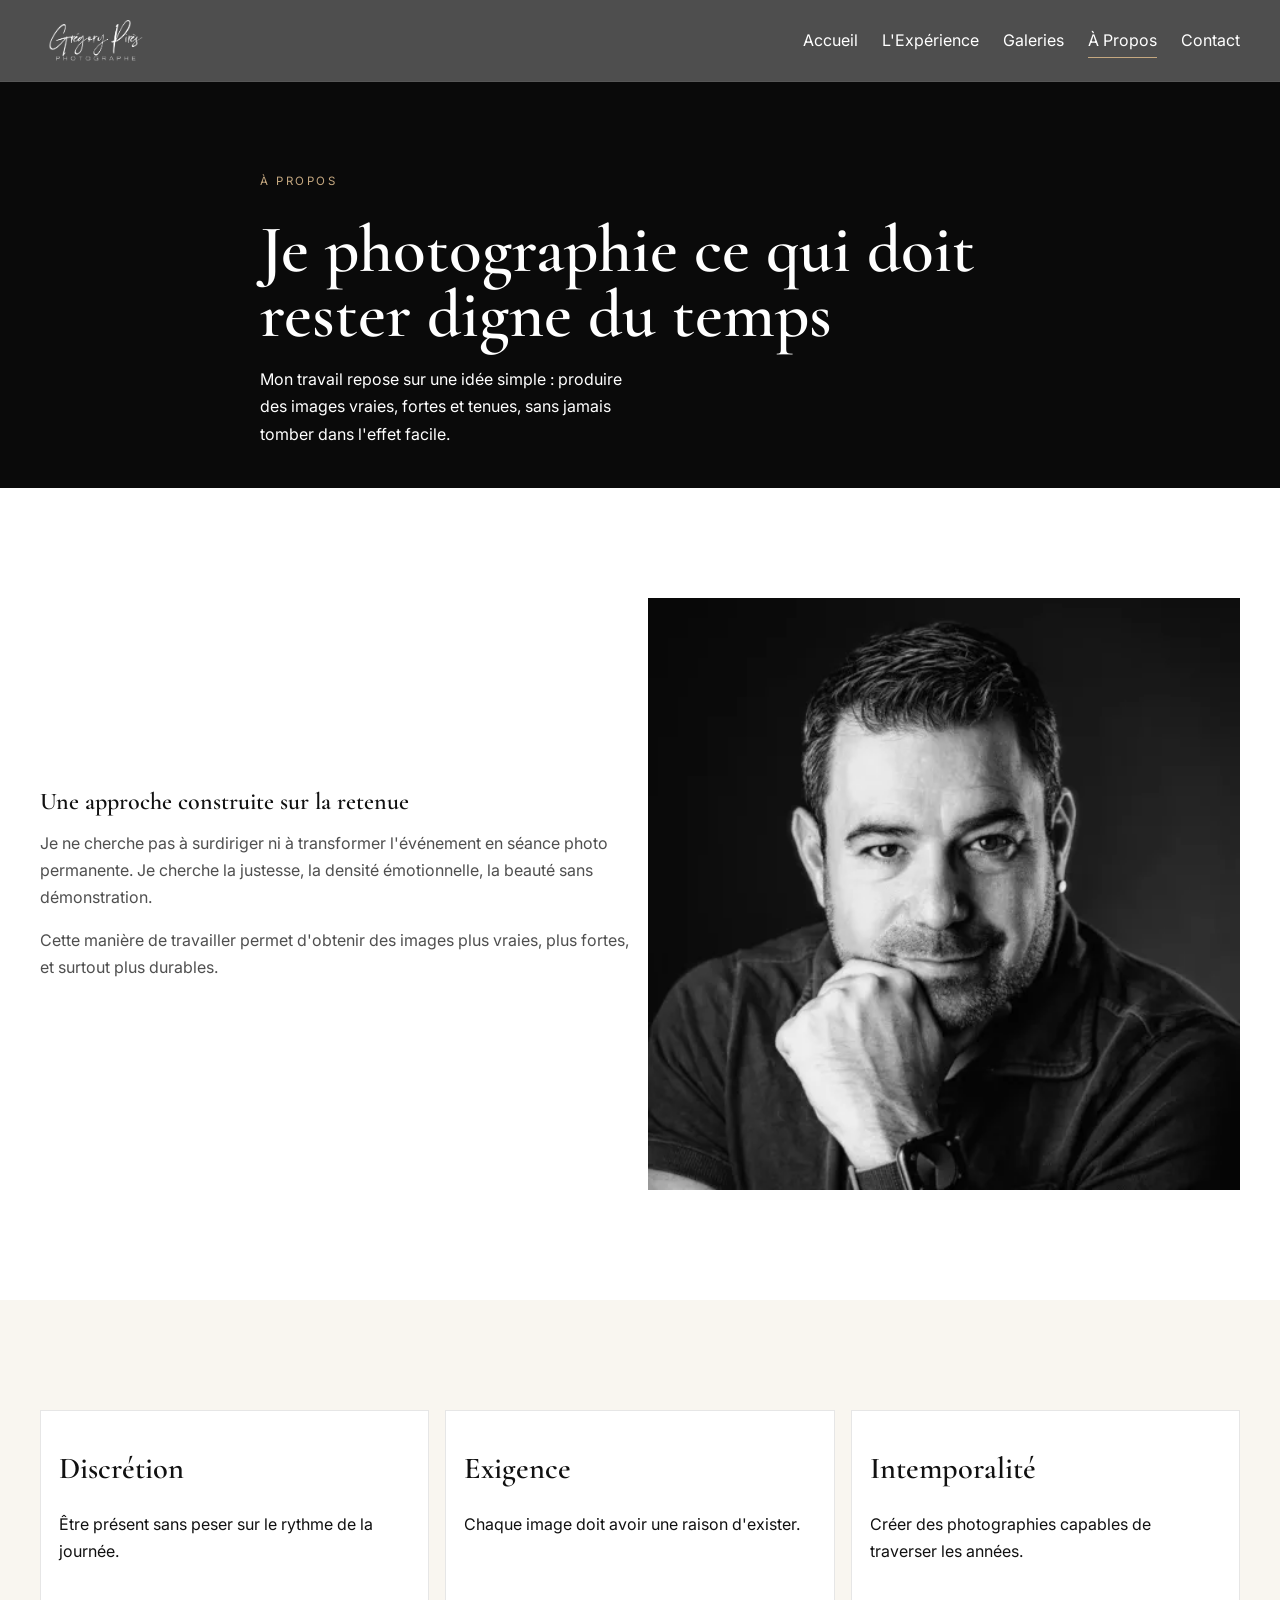
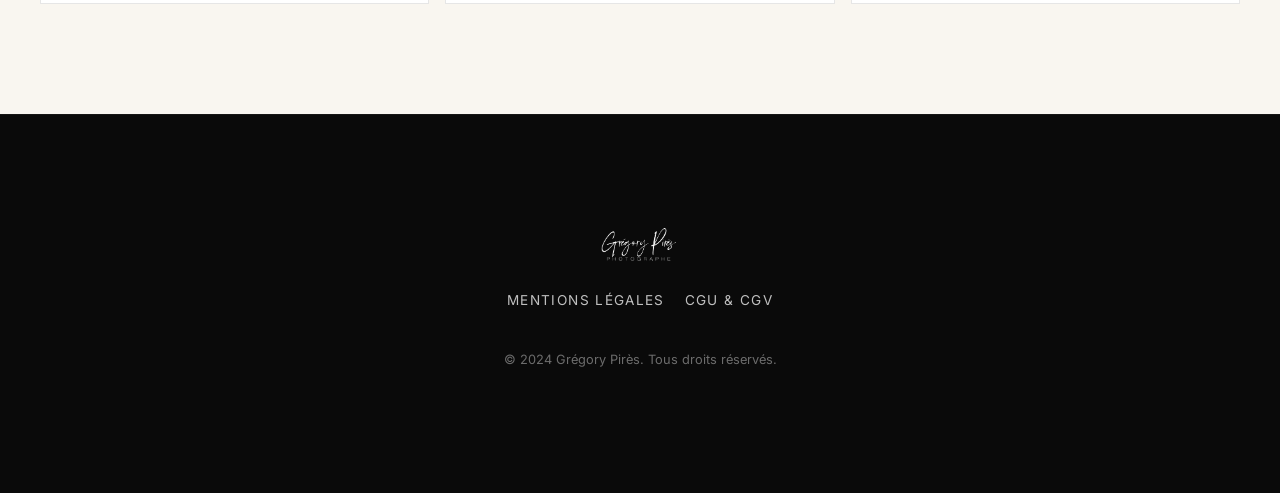
<file: a-propos.html>
<!DOCTYPE html>
<html lang="fr">
<head>
  <meta charset="UTF-8" />
  <meta name="viewport" content="width=device-width, initial-scale=1.0" />
  <title>À Propos - Grégory Pirès | Photographe Paris</title>
  <meta name="description" content="Découvrez la vision, la méthode et l'exigence de Grégory Pirès, photographe de mariage de luxe à Paris." />
  <link rel="preconnect" href="https://fonts.googleapis.com" />
  <link rel="preconnect" href="https://fonts.gstatic.com" crossorigin />
  <link href="https://fonts.googleapis.com/css2?family=Cormorant+Garamond:wght@500;600;700&family=Inter:wght@400;500;600;700&display=swap" rel="stylesheet" />
  <link rel="stylesheet" href="assets/css/style.min.css" />
  <link rel="icon" type="image/x-icon" href="assets/images/favicon/favicon.ico">
  <link rel="apple-touch-icon" sizes="180x180" href="assets/images/favicon/apple-touch-icon.png">
  <link rel="icon" type="image/png" sizes="96x96" href="assets/images/favicon/favicon-96x96.png">
  <link rel="manifest" href="assets/images/favicon/site.webmanifest">
  <script defer src="assets/js/script.min.js"></script>

  <link rel="canonical" href="https://gregory-pires.fr/a-propos.html" />
  <meta property="og:title" content="À Propos - Grégory Pirès | Photographe Paris" />
  <meta property="og:description" content="Découvrez la vision, la méthode et l'exigence de Grégory Pirès, photographe de mariage de luxe à Paris." />
  <meta property="og:image" content="https://gregory-pires.fr/assets/images/Gregory_Pires_Photographe_Paris-Noir.png" />
  <meta property="og:url" content="https://gregory-pires.fr/a-propos.html" />
  <meta property="og:type" content="website" />
</head>
<body>
  <header class="site-header">
    <div class="container header-inner">
      <a href="index.html" class="brand">
        <img src="assets/images/Gregory_Pires_Photographe_Paris-blanc.png" alt="Grégory Pirès Photographe" style="height: 50px; width: auto;" loading="lazy" decoding="async">
      </a>

      <nav class="main-nav" aria-label="Navigation principale">
        <button class="menu-toggle" type="button" aria-expanded="false" aria-controls="mobile-menu" aria-label="Ouvrir le menu">
          <span></span><span></span>
        </button>

        <ul class="nav-list">
          <li><a href="index.html">Accueil</a></li>
          <li><a href="experience.html">L'Expérience</a></li>
          <li><a href="galleries.html">Galeries</a></li>
          <li><a href="a-propos.html" class="is-current">À Propos</a></li>
          <li><a href="contact.html">Contact</a></li>
        </ul>
      </nav>
    </div>

    <div class="mobile-menu" id="mobile-menu">
      <a href="index.html">Accueil</a>
      <a href="experience.html">L'Expérience</a>
      <a href="galleries.html">Galeries</a>
      <a href="a-propos.html">À Propos</a>
      <a href="contact.html">Contact</a>
    </div>
  </header>

  <main class="page-main">
    <section class="page-hero page-hero-dark">
      <div class="container narrow reveal">
        <p class="section-label">À Propos</p>
        <h1 class="page-title">Je photographie ce qui doit rester digne du temps</h1>
        <p class="page-intro">
          Mon travail repose sur une idée simple : produire des images vraies, fortes et tenues, sans jamais tomber dans l'effet facile.
        </p>
      </div>
    </section>

    <section class="section-light">
      <div class="container about-page-grid">
        <div class="about-page-copy reveal">
          <h2>Une approche construite sur la retenue</h2>
          <p>
            Je ne cherche pas à surdiriger ni à transformer l'événement en séance photo permanente. Je cherche la justesse, la densité émotionnelle, la beauté sans démonstration.
          </p>
          <p>
            Cette manière de travailler permet d'obtenir des images plus vraies, plus fortes, et surtout plus durables.
          </p>
        </div>

        <div class="about-page-media reveal reveal-delay">
          <img src="assets/images/profil.jpg.webp" alt="Grégory Pirès - Photographe" width="1200" height="1400" loading="lazy" decoding="async" />
        </div>
      </div>
    </section>

    <section class="section-ivory">
      <div class="container values-grid">
        <article class="value-card reveal">
          <h3>Discrétion</h3>
          <p>Être présent sans peser sur le rythme de la journée.</p>
        </article>
        <article class="value-card reveal reveal-delay">
          <h3>Exigence</h3>
          <p>Chaque image doit avoir une raison d'exister.</p>
        </article>
        <article class="value-card reveal">
          <h3>Intemporalité</h3>
          <p>Créer des photographies capables de traverser les années.</p>
        </article>
      </div>
    </section>
  </main>

  <footer class="site-footer section-dark">
    <div class="container footer-inner">
      <div class="footer-brand">
        <img src="assets/images/Gregory_Pires_Photographe_Paris-blanc.png" alt="Grégory Pirès Photographe" style="height: 40px; width: auto;" loading="lazy" decoding="async">
      </div>
      <div class="footer-links">
        <a href="mentions-legales.html">Mentions Légales</a>
        <a href="cgu-cgv.html">CGU & CGV</a>
      </div>
      <p class="footer-copy">&copy; 2024 Grégory Pirès. Tous droits réservés.</p>
    </div>
  </footer>

  <div class="mobile-sticky-cta">
    <a href="contact.html">Demander un devis</a>
  </div>
</body>
</html>
</file>
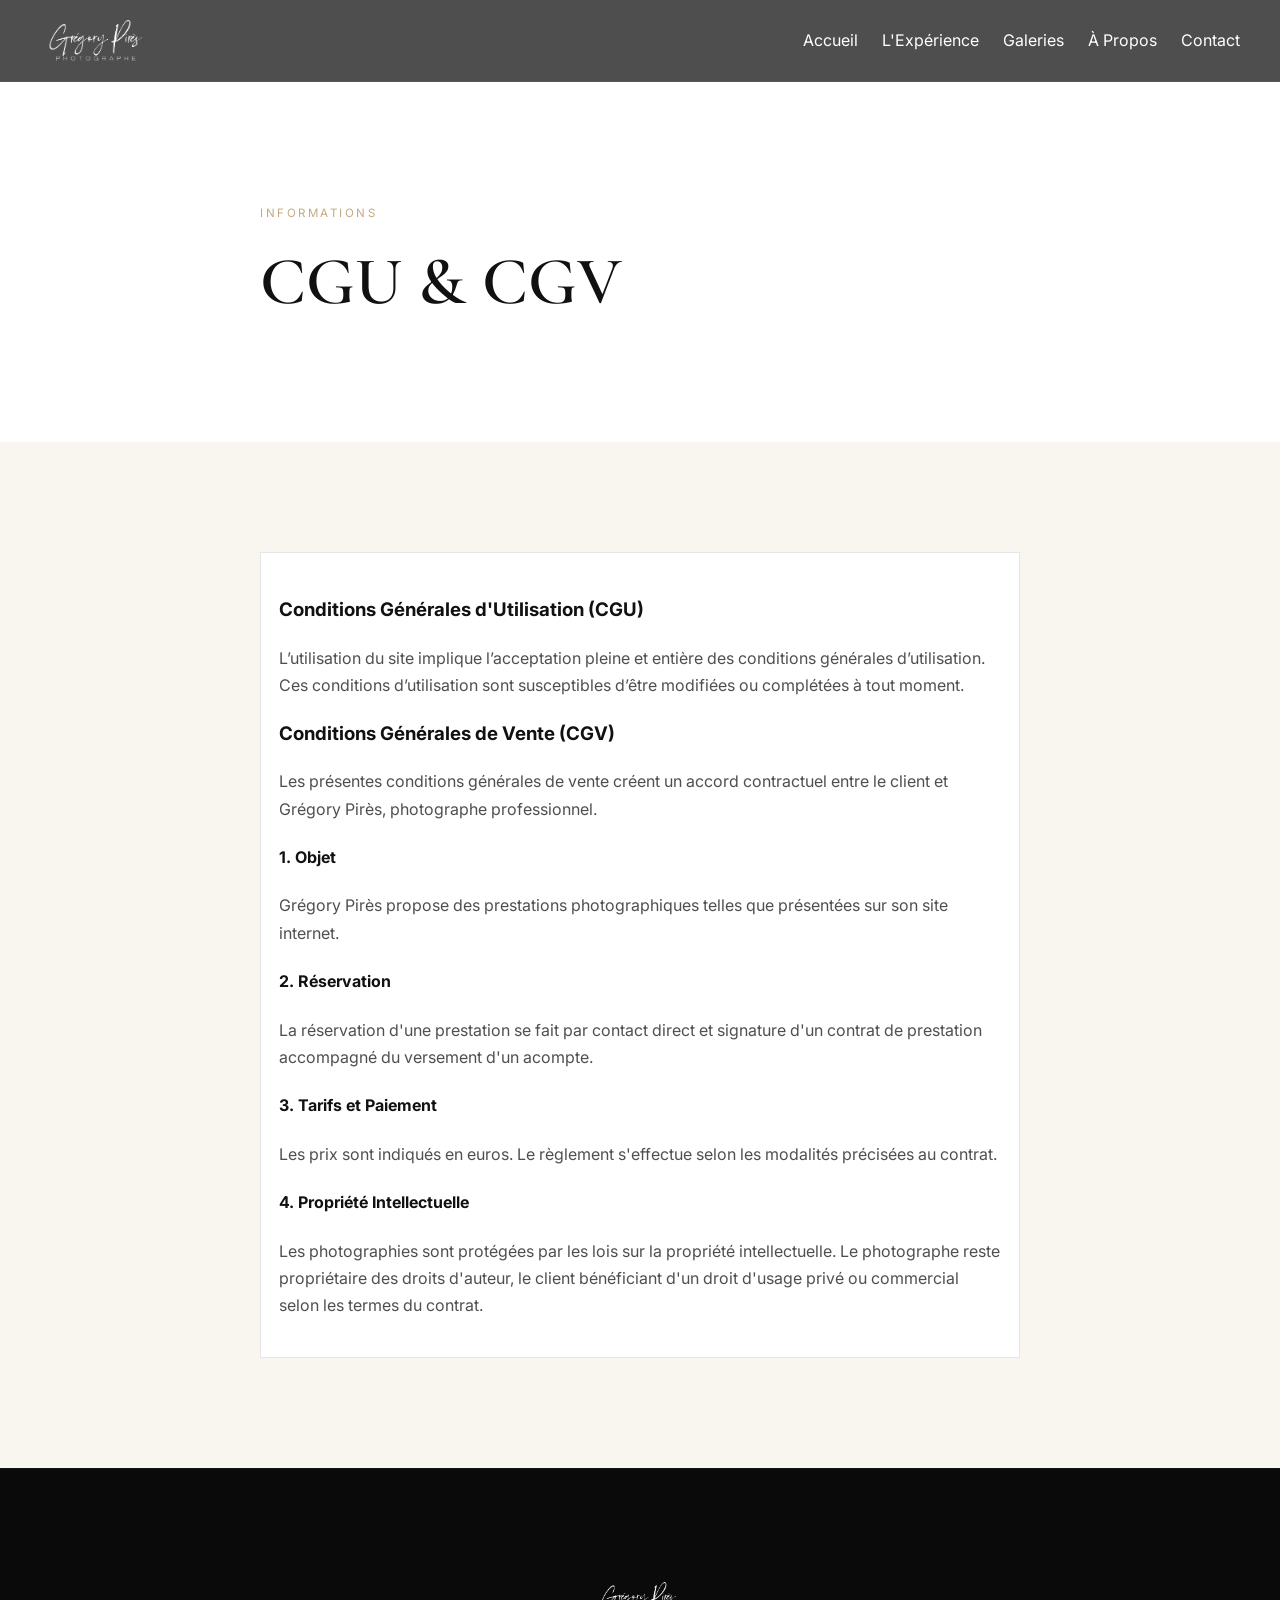
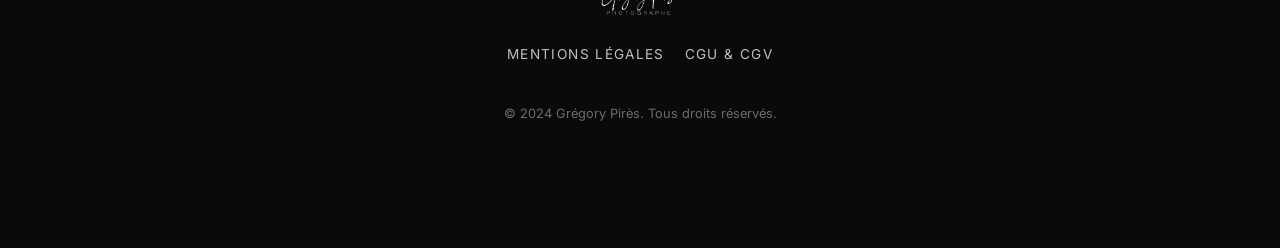
<file: cgu-cgv.html>
<!DOCTYPE html>
<html lang="fr">
<head>
  <meta charset="UTF-8" />
  <meta name="viewport" content="width=device-width, initial-scale=1.0" />
  <title>CGU & CGV | Grégory Pirès</title>
  <link rel="preconnect" href="https://fonts.googleapis.com" />
  <link rel="preconnect" href="https://fonts.gstatic.com" crossorigin />
  <link href="https://fonts.googleapis.com/css2?family=Cormorant+Garamond:wght@500;600;700&family=Inter:wght@400;500;600;700&display=swap" rel="stylesheet" />
  <link rel="stylesheet" href="assets/css/style.min.css" />
  <link rel="icon" type="image/x-icon" href="assets/images/favicon/favicon.ico">
  <link rel="apple-touch-icon" sizes="180x180" href="assets/images/favicon/apple-touch-icon.png">
  <link rel="icon" type="image/png" sizes="96x96" href="assets/images/favicon/favicon-96x96.png">
  <link rel="manifest" href="assets/images/favicon/site.webmanifest">
  <script defer src="assets/js/script.min.js"></script>

  <link rel="canonical" href="https://gregory-pires.fr/cgu-cgv.html" />
  <meta property="og:title" content="CGU & CGV | Grégory Pirès" />
  <meta property="og:description" content="" />
  <meta property="og:image" content="https://gregory-pires.fr/assets/images/Gregory_Pires_Photographe_Paris-Noir.png" />
  <meta property="og:url" content="https://gregory-pires.fr/cgu-cgv.html" />
  <meta property="og:type" content="website" />
</head>
<body>
  <header class="site-header">
    <div class="container header-inner">
      <a href="index.html" class="brand">
        <img src="assets/images/Gregory_Pires_Photographe_Paris-blanc.png" alt="Grégory Pirès Photographe" style="height: 50px; width: auto;" loading="lazy" decoding="async">
      </a>

      <nav class="main-nav" aria-label="Navigation principale">
        <button class="menu-toggle" type="button" aria-expanded="false" aria-controls="mobile-menu" aria-label="Ouvrir le menu">
          <span></span><span></span>
        </button>

        <ul class="nav-list">
          <li><a href="index.html">Accueil</a></li>
          <li><a href="experience.html">L'Expérience</a></li>
          <li><a href="galleries.html">Galeries</a></li>
          <li><a href="a-propos.html">À Propos</a></li>
          <li><a href="contact.html">Contact</a></li>
        </ul>
      </nav>
    </div>
  </header>

  <main class="page-main">
    <section class="page-hero section-light">
      <div class="container narrow reveal">
        <p class="section-label">Informations</p>
        <h1 class="page-title page-title-dark">CGU & CGV</h1>
      </div>
    </section>

    <section class="section-ivory">
      <div class="container narrow reveal">
        <div class="editorial-block">
          <h3>Conditions Générales d'Utilisation (CGU)</h3>
          <p>L’utilisation du site implique l’acceptation pleine et entière des conditions générales d’utilisation. Ces conditions d’utilisation sont susceptibles d’être modifiées ou complétées à tout moment.</p>
          
          <h3>Conditions Générales de Vente (CGV)</h3>
          <p>Les présentes conditions générales de vente créent un accord contractuel entre le client et Grégory Pirès, photographe professionnel.</p>
          
          <h4>1. Objet</h4>
          <p>Grégory Pirès propose des prestations photographiques telles que présentées sur son site internet.</p>
          
          <h4>2. Réservation</h4>
          <p>La réservation d'une prestation se fait par contact direct et signature d'un contrat de prestation accompagné du versement d'un acompte.</p>
          
          <h4>3. Tarifs et Paiement</h4>
          <p>Les prix sont indiqués en euros. Le règlement s'effectue selon les modalités précisées au contrat.</p>
          
          <h4>4. Propriété Intellectuelle</h4>
          <p>Les photographies sont protégées par les lois sur la propriété intellectuelle. Le photographe reste propriétaire des droits d'auteur, le client bénéficiant d'un droit d'usage privé ou commercial selon les termes du contrat.</p>
        </div>
      </div>
    </section>
  </main>

  <footer class="site-footer section-dark">
    <div class="container footer-inner">
      <div class="footer-brand">
        <img src="assets/images/Gregory_Pires_Photographe_Paris-blanc.png" alt="Grégory Pirès Photographe" style="height: 40px; width: auto;" loading="lazy" decoding="async">
      </div>
      <div class="footer-links">
        <a href="mentions-legales.html">Mentions Légales</a>
        <a href="cgu-cgv.html">CGU & CGV</a>
      </div>
      <p class="footer-copy">&copy; 2024 Grégory Pirès. Tous droits réservés.</p>
    </div>
  </footer>
</body>
</html>
</file>
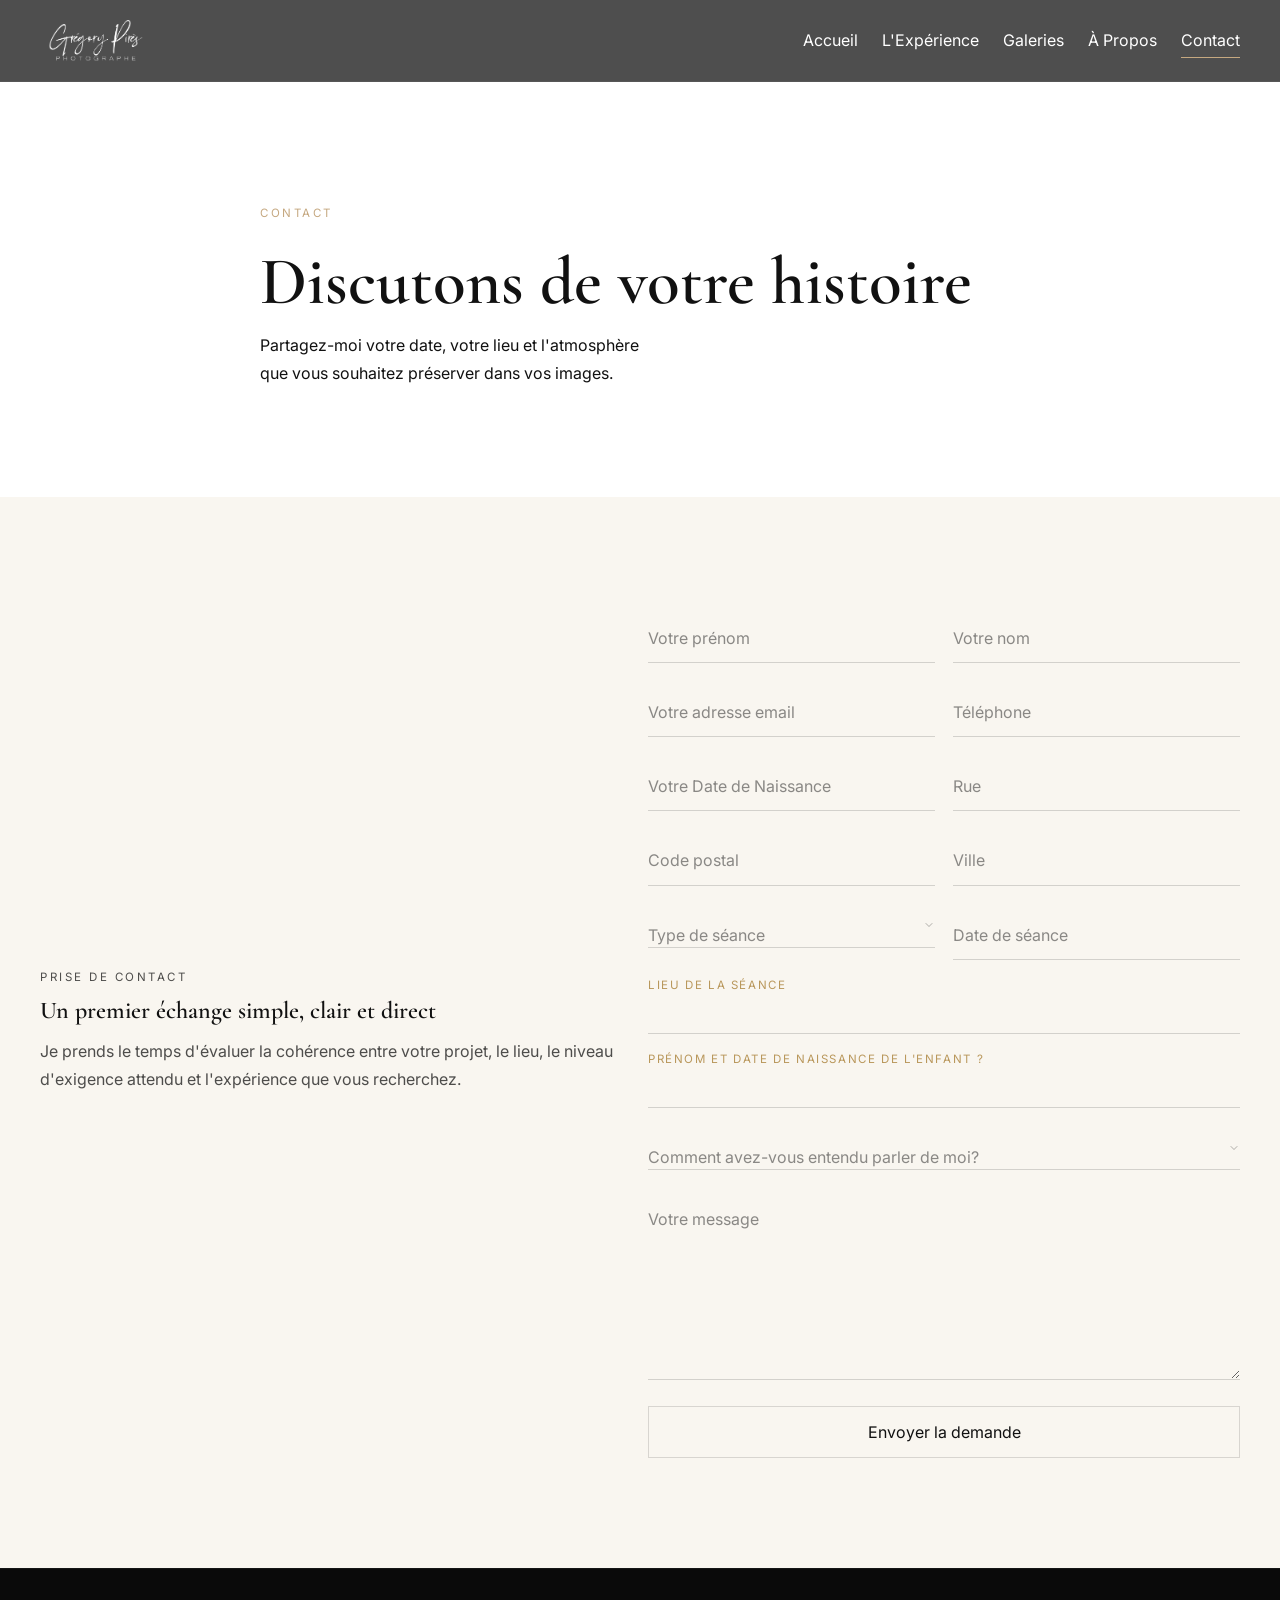
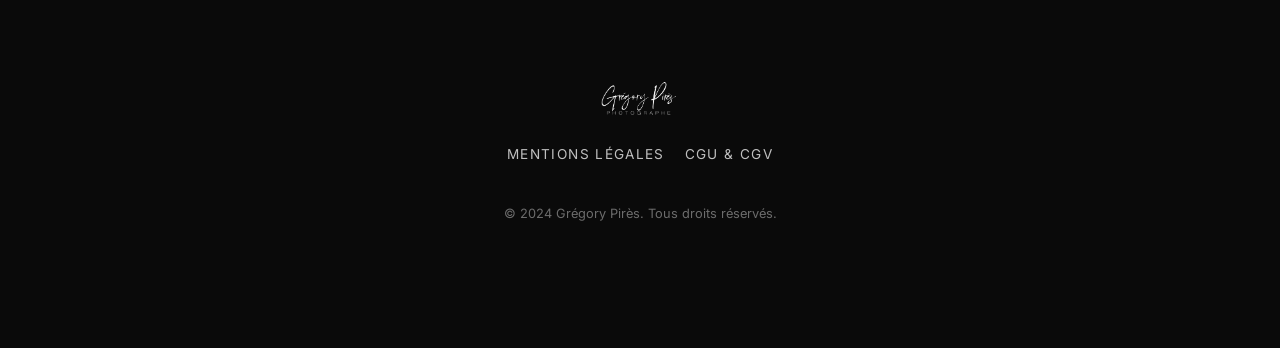
<file: contact.html>
<!DOCTYPE html>
<html lang="fr">
<head>
  <meta charset="UTF-8" />
  <meta name="viewport" content="width=device-width, initial-scale=1.0" />
  <title>Contact - Grégory Pirès | Photographe Mariage Paris</title>
  <meta name="description" content="Contactez Grégory Pirès pour un mariage, un portrait d'art ou une séance corporate premium à Paris et en Île-de-France." />
  <link rel="preconnect" href="https://fonts.googleapis.com" />
  <link rel="preconnect" href="https://fonts.gstatic.com" crossorigin />
  <link href="https://fonts.googleapis.com/css2?family=Cormorant+Garamond:wght@500;600;700&family=Inter:wght@400;500;600;700&display=swap" rel="stylesheet" />
  <link rel="stylesheet" href="assets/css/style.min.css" />
  <link rel="icon" type="image/x-icon" href="assets/images/favicon/favicon.ico">
  <link rel="apple-touch-icon" sizes="180x180" href="assets/images/favicon/apple-touch-icon.png">
  <link rel="icon" type="image/png" sizes="96x96" href="assets/images/favicon/favicon-96x96.png">
  <link rel="manifest" href="assets/images/favicon/site.webmanifest">
  <script defer src="assets/js/script.min.js"></script>

  <link rel="canonical" href="https://gregory-pires.fr/contact.html" />
  <meta property="og:title" content="Contact - Grégory Pirès | Photographe Mariage Paris" />
  <meta property="og:description" content="Contactez Grégory Pirès pour un mariage, un portrait d'art ou une séance corporate premium à Paris et en Île-de-France." />
  <meta property="og:image" content="https://gregory-pires.fr/assets/images/Gregory_Pires_Photographe_Paris-Noir.png" />
  <meta property="og:url" content="https://gregory-pires.fr/contact.html" />
  <meta property="og:type" content="website" />
</head>
<body>
  <header class="site-header">
    <div class="container header-inner">
      <a href="index.html" class="brand">
        <img src="assets/images/Gregory_Pires_Photographe_Paris-blanc.png" alt="Grégory Pirès Photographe" style="height: 50px; width: auto;" loading="lazy" decoding="async">
      </a>

      <nav class="main-nav" aria-label="Navigation principale">
        <button class="menu-toggle" type="button" aria-expanded="false" aria-controls="mobile-menu" aria-label="Ouvrir le menu">
          <span></span><span></span>
        </button>

        <ul class="nav-list">
          <li><a href="index.html">Accueil</a></li>
          <li><a href="experience.html">L'Expérience</a></li>
          <li><a href="galleries.html">Galeries</a></li>
          <li><a href="a-propos.html">À Propos</a></li>
          <li><a href="contact.html" class="is-current">Contact</a></li>
        </ul>
      </nav>
    </div>

    <div class="mobile-menu" id="mobile-menu">
      <a href="index.html">Accueil</a>
      <a href="experience.html">L'Expérience</a>
      <a href="galleries.html">Galeries</a>
      <a href="a-propos.html">À Propos</a>
      <a href="contact.html">Contact</a>
    </div>
  </header>

  <main class="page-main">
    <section class="page-hero section-light">
      <div class="container narrow reveal">
        <p class="section-label">Contact</p>
        <h1 class="page-title page-title-dark">Discutons de votre histoire</h1>
        <p class="page-intro page-intro-dark">
          Partagez-moi votre date, votre lieu et l'atmosphère que vous souhaitez préserver dans vos images.
        </p>
      </div>
    </section>

    <section class="section-ivory">
      <div class="container contact-layout">
        <div class="contact-copy reveal">
          <p class="section-label">Prise de contact</p>
          <h2>Un premier échange simple, clair et direct</h2>
          <p>
            Je prends le temps d'évaluer la cohérence entre votre projet, le lieu, le niveau d'exigence attendu et l'expérience que vous recherchez.
          </p>
        </div>

        <form class="contact-form reveal reveal-delay" action="https://www.fotostudio.io/f/00010263a0bfdde4ce5f7a0539c16298" method="POST">
          <div class="form-grid">
            <div class="form-group">
              <input type="text" id="firstname" name="lead_form[firstname]" required />
              <label for="firstname">Votre prénom</label>
            </div>

            <div class="form-group">
              <input type="text" id="lastname" name="lead_form[lastname]" required />
              <label for="lastname">Votre nom</label>
            </div>

            <div class="form-group">
              <input type="email" id="email" name="lead_form[email]" required />
              <label for="email">Votre adresse email</label>
            </div>

            <div class="form-group">
              <input type="text" id="phone" name="lead_form[phone]" required />
              <label for="phone">Téléphone</label>
            </div>

            <div class="form-group">
              <input type="text" id="birthdate" name="lead_form[birthdate]" required />
              <label for="birthdate">Votre Date de Naissance</label>
            </div>

            <div class="form-group">
              <input type="text" id="street" name="lead_form[address][street]" required />
              <label for="street">Rue</label>
            </div>

            <div class="form-group">
              <input type="text" id="zipcode" name="lead_form[address][zipcode]" required />
              <label for="zipcode">Code postal</label>
            </div>

            <div class="form-group">
              <input type="text" id="city" name="lead_form[address][city]" required />
              <label for="city">Ville</label>
            </div>

            <div class="form-group">
              <select id="project_type" name="lead_form[project_type]" required>
                <option value=""></option>
                <option value="34544">Photos Identités Au STUDIO ⚠️</option>
                <option value="146128">Portrait CV, LinkedIn, réseaux....</option>
                <option value="208528">Portraits & Instants de Vie</option>
                <option value="241565">Mariage & Baptême</option>
                <option value="241564">Grossesse & Naissance</option>
                <option value="241567">Intime & Boudoir</option>
                <option value="45108">Photographie Immobilière</option>
                <option value="28354">Reportages Culinaires Pro</option>
                <option value="239907">Samedi Signature</option>
                <option value="28346">Autre</option>
                <option value="28362">Collaboration</option>
              </select>
              <label for="project_type">Type de séance</label>
            </div>

            <div class="form-group">
              <input type="text" id="start_date" name="lead_form[start_date]" required />
              <label for="start_date">Date de séance</label>
            </div>

            <div class="form-group full-width">
              <input type="text" id="place" name="lead_form[place]" />
              <label for="place">Lieu de la séance</label>
            </div>

            <div class="form-group full-width">
              <input type="text" id="notes_child" name="lead_form[notes_45728]" />
              <label for="notes_child">Prénom et date de naissance de l'enfant ?</label>
            </div>

            <div class="form-group full-width">
              <select id="origin" name="lead_form[prospect_origin_id]" required>
                <option value=""></option>
                <option value="20697">Bouche à oreille</option>
                <option value="20698">Google</option>
                <option value="20699">Facebook</option>
                <option value="20700">Instagram</option>
                <option value="20701">Salon</option>
                <option value="20702">Evénement</option>
                <option value="20703">Autre</option>
                <option value="20967">Leboncoin</option>
                <option value="20969">Mariage.net</option>
                <option value="21498">Messenger</option>
                <option value="21499">Site Web</option>
                <option value="24002">Linked In</option>
                <option value="27531">ShootingBox</option>
                <option value="27404">Les Pages Jaunes - Solocal</option>
                <option value="81928">Kabook</option>
              </select>
              <label for="origin">Comment avez-vous entendu parler de moi?</label>
            </div>

            <div class="form-group full-width">
              <textarea id="message" name="lead_form[message]" rows="6" required></textarea>
              <label for="message">Votre message</label>
            </div>
          </div>

          <!-- Anti-spam : ne pas supprimer -->
          <input type="text" name="_gotcha" style="display:none" tabindex="-1" autocomplete="off">

          <button class="btn btn-submit" type="submit">Envoyer la demande</button>
        </form>
      </div>
    </section>
  </main>

  <footer class="site-footer section-dark">
    <div class="container footer-inner">
      <div class="footer-brand">
        <img src="assets/images/Gregory_Pires_Photographe_Paris-blanc.png" alt="Grégory Pirès Photographe" style="height: 40px; width: auto;" loading="lazy" decoding="async">
      </div>
      <div class="footer-links">
        <a href="mentions-legales.html">Mentions Légales</a>
        <a href="cgu-cgv.html">CGU & CGV</a>
      </div>
      <p class="footer-copy">&copy; 2024 Grégory Pirès. Tous droits réservés.</p>
    </div>
  </footer>

  <div class="mobile-sticky-cta">
    <a href="contact.html">Demander un devis</a>
  </div>
</body>
</html>
</file>
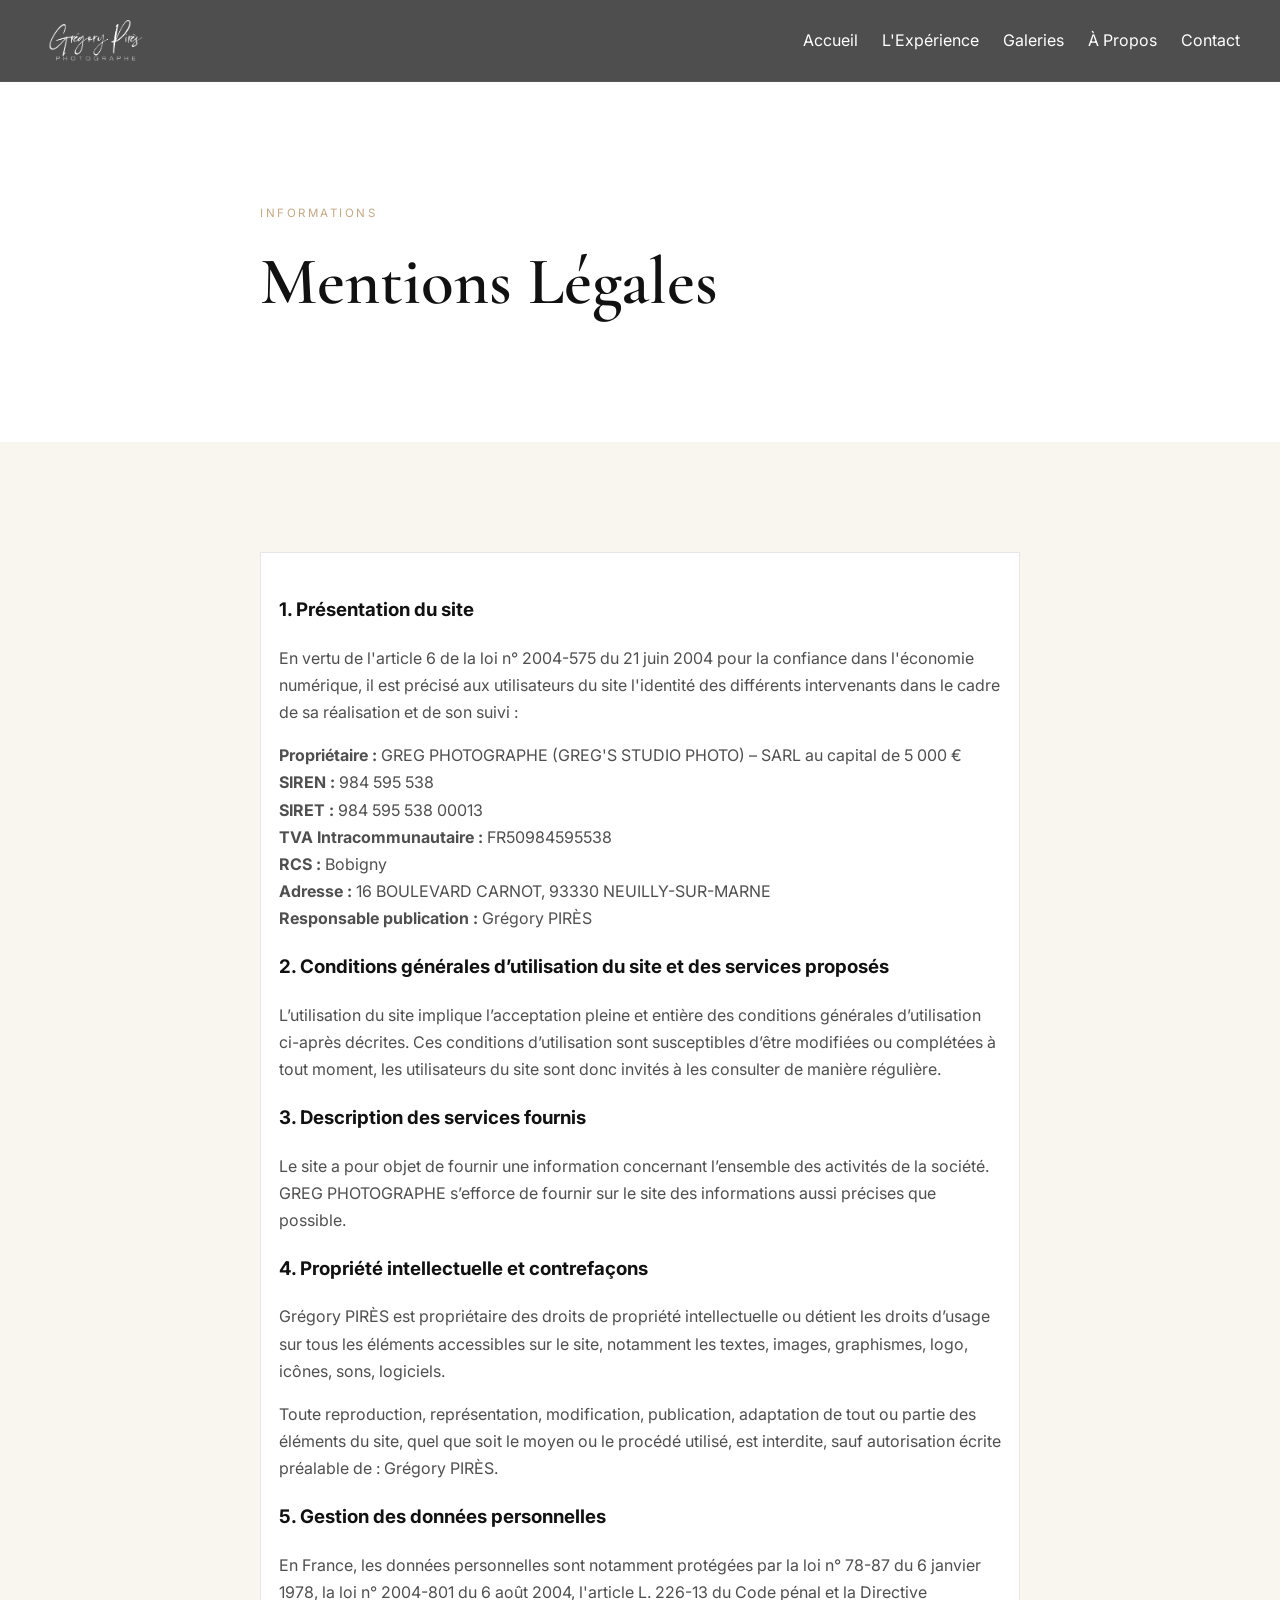
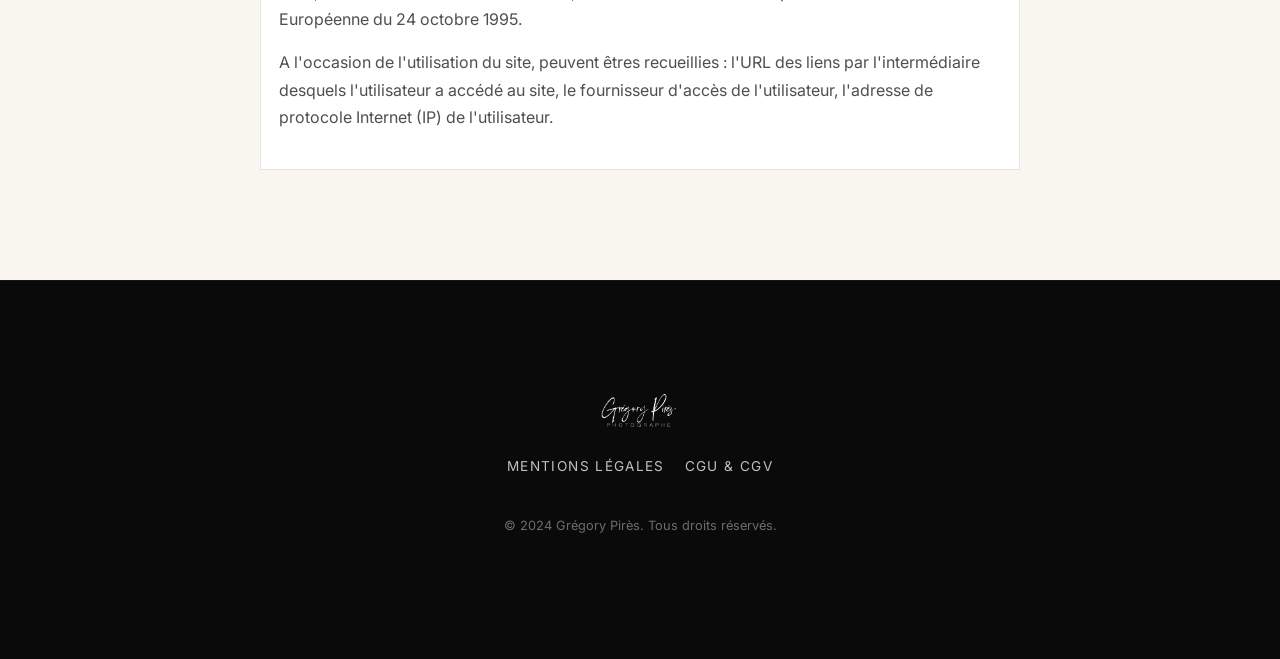
<file: mentions-legales.html>
<!DOCTYPE html>
<html lang="fr">
<head>
  <meta charset="UTF-8" />
  <meta name="viewport" content="width=device-width, initial-scale=1.0" />
  <title>Mentions Légales | Grégory Pirès</title>
  <link rel="preconnect" href="https://fonts.googleapis.com" />
  <link rel="preconnect" href="https://fonts.gstatic.com" crossorigin />
  <link href="https://fonts.googleapis.com/css2?family=Cormorant+Garamond:wght@500;600;700&family=Inter:wght@400;500;600;700&display=swap" rel="stylesheet" />
  <link rel="stylesheet" href="assets/css/style.min.css" />
  <link rel="icon" type="image/x-icon" href="assets/images/favicon/favicon.ico">
  <link rel="apple-touch-icon" sizes="180x180" href="assets/images/favicon/apple-touch-icon.png">
  <link rel="icon" type="image/png" sizes="96x96" href="assets/images/favicon/favicon-96x96.png">
  <link rel="manifest" href="assets/images/favicon/site.webmanifest">
  <script defer src="assets/js/script.min.js"></script>

  <link rel="canonical" href="https://gregory-pires.fr/mentions-legales.html" />
  <meta property="og:title" content="Mentions Légales | Grégory Pirès" />
  <meta property="og:description" content="" />
  <meta property="og:image" content="https://gregory-pires.fr/assets/images/Gregory_Pires_Photographe_Paris-Noir.png" />
  <meta property="og:url" content="https://gregory-pires.fr/mentions-legales.html" />
  <meta property="og:type" content="website" />
</head>
<body>
  <header class="site-header">
    <div class="container header-inner">
      <a href="index.html" class="brand">
        <img src="assets/images/Gregory_Pires_Photographe_Paris-blanc.png" alt="Grégory Pirès Photographe" style="height: 50px; width: auto;" loading="lazy" decoding="async">
      </a>

      <nav class="main-nav" aria-label="Navigation principale">
        <button class="menu-toggle" type="button" aria-expanded="false" aria-controls="mobile-menu" aria-label="Ouvrir le menu">
          <span></span><span></span>
        </button>

        <ul class="nav-list">
          <li><a href="index.html">Accueil</a></li>
          <li><a href="experience.html">L'Expérience</a></li>
          <li><a href="galleries.html">Galeries</a></li>
          <li><a href="a-propos.html">À Propos</a></li>
          <li><a href="contact.html">Contact</a></li>
        </ul>
      </nav>
    </div>
  </header>

  <main class="page-main">
    <section class="page-hero section-light">
      <div class="container narrow reveal">
        <p class="section-label">Informations</p>
        <h1 class="page-title page-title-dark">Mentions Légales</h1>
      </div>
    </section>

    <section class="section-ivory">
      <div class="container narrow reveal">
        <div class="editorial-block">
          <h3>1. Présentation du site</h3>
          <p>En vertu de l'article 6 de la loi n° 2004-575 du 21 juin 2004 pour la confiance dans l'économie numérique, il est précisé aux utilisateurs du site l'identité des différents intervenants dans le cadre de sa réalisation et de son suivi :</p>
          <p>
            <strong>Propriétaire :</strong> GREG PHOTOGRAPHE (GREG'S STUDIO PHOTO) – SARL au capital de 5 000 €<br>
            <strong>SIREN :</strong> 984 595 538<br>
            <strong>SIRET :</strong> 984 595 538 00013<br>
            <strong>TVA Intracommunautaire :</strong> FR50984595538<br>
            <strong>RCS :</strong> Bobigny<br>
            <strong>Adresse :</strong> 16 BOULEVARD CARNOT, 93330 NEUILLY-SUR-MARNE<br>
            <strong>Responsable publication :</strong> Grégory PIRÈS
          </p>

          <h3>2. Conditions générales d’utilisation du site et des services proposés</h3>
          <p>L’utilisation du site implique l’acceptation pleine et entière des conditions générales d’utilisation ci-après décrites. Ces conditions d’utilisation sont susceptibles d’être modifiées ou complétées à tout moment, les utilisateurs du site sont donc invités à les consulter de manière régulière.</p>

          <h3>3. Description des services fournis</h3>
          <p>Le site a pour objet de fournir une information concernant l’ensemble des activités de la société. GREG PHOTOGRAPHE s’efforce de fournir sur le site des informations aussi précises que possible.</p>

          <h3>4. Propriété intellectuelle et contrefaçons</h3>
          <p>Grégory PIRÈS est propriétaire des droits de propriété intellectuelle ou détient les droits d’usage sur tous les éléments accessibles sur le site, notamment les textes, images, graphismes, logo, icônes, sons, logiciels.</p>
          <p>Toute reproduction, représentation, modification, publication, adaptation de tout ou partie des éléments du site, quel que soit le moyen ou le procédé utilisé, est interdite, sauf autorisation écrite préalable de : Grégory PIRÈS.</p>

          <h3>5. Gestion des données personnelles</h3>
          <p>En France, les données personnelles sont notamment protégées par la loi n° 78-87 du 6 janvier 1978, la loi n° 2004-801 du 6 août 2004, l'article L. 226-13 du Code pénal et la Directive Européenne du 24 octobre 1995.</p>
          <p>A l'occasion de l'utilisation du site, peuvent êtres recueillies : l'URL des liens par l'intermédiaire desquels l'utilisateur a accédé au site, le fournisseur d'accès de l'utilisateur, l'adresse de protocole Internet (IP) de l'utilisateur.</p>
        </div>
      </div>
    </section>
  </main>

  <footer class="site-footer section-dark">
    <div class="container footer-inner">
      <div class="footer-brand">
        <img src="assets/images/Gregory_Pires_Photographe_Paris-blanc.png" alt="Grégory Pirès Photographe" style="height: 40px; width: auto;" loading="lazy" decoding="async">
      </div>
      <div class="footer-links">
        <a href="mentions-legales.html">Mentions Légales</a>
        <a href="cgu-cgv.html">CGU & CGV</a>
      </div>
      <p class="footer-copy">&copy; 2024 Grégory Pirès. Tous droits réservés.</p>
    </div>
  </footer>
</body>
</html>
</file>
<file: assets/css/style.min.css>
:root{--black:#0a0a0a;--black-soft:#111111;--gold:#c5a880;--gold-deep:#b9975b;--ivory:#f9f6f0;--white:#ffffff;--text-dark:rgba(17, 17, 17, 0.74);--text-light:rgba(255, 255, 255, 0.74);--line-gold:rgba(197, 168, 128, 0.26);--line-dark:rgba(17, 17, 17, 0.1);--container:1200px;--container-narrow:760px;--header-height:82px;--transition:280ms cubic-bezier(0.16, 1, 0.3, 1);--shadow-soft:0 16px 48px rgba(0, 0, 0, 0.12)}*,::after,::before{box-sizing:border-box}html{scroll-behavior:smooth;scroll-padding-top:90px}body{margin:0;font-family:Inter,sans-serif;color:var(--black-soft);background:var(--white);line-height:1.7;-webkit-font-smoothing:antialiased;text-rendering:optimizeLegibility}img{display:block;width:100%;height:auto}a{color:inherit;text-decoration:none}button,input,textarea{font:inherit}.skip-link:not(:focus),.sr-only{position:absolute;width:1px;height:1px;margin:-1px;overflow:hidden;clip-path:inset(50%)}.container{width:min(calc(100% - 28px),var(--container));margin:0 auto}.narrow{width:min(calc(100% - 28px),var(--container-narrow))}.site-header{position:fixed;inset:0 0 auto 0;z-index:100;height:var(--header-height);background:rgba(10,10,10,.72);backdrop-filter:blur(12px);-webkit-backdrop-filter:blur(12px);border-bottom:1px solid rgba(255,255,255,.05)}.header-inner{min-height:var(--header-height);display:flex;align-items:center;justify-content:space-between;gap:16px}.brand{display:inline-flex;flex-direction:column;line-height:1;color:var(--white)}.brand-script{font-family:"Cormorant Garamond",serif;font-size:1.5rem;font-weight:600;letter-spacing:.03em}.brand-caps{margin-top:8px;text-transform:uppercase;letter-spacing:.34em;font-size:.68rem;color:rgba(255,255,255,.76)}.nav-list{display:none;list-style:none;gap:24px;margin:0;padding:0}.mobile-menu a,.nav-list a{position:relative;padding:6px 0;color:var(--white)}.mobile-menu a::after,.nav-list a::after{content:"";position:absolute;left:0;bottom:-2px;width:100%;height:1px;background:var(--gold);transform:scaleX(0);transform-origin:right;transition:transform var(--transition)}.mobile-menu a:hover::after,.nav-list a.is-current::after,.nav-list a:hover::after{transform:scaleX(1);transform-origin:left}.menu-toggle{width:46px;height:46px;border:1px solid rgba(197,168,128,.28);background:0 0;color:var(--white)}.menu-toggle span{display:block;width:18px;height:1px;margin:5px auto;background:currentColor}.mobile-menu{display:none;background:rgba(10,10,10,.98);padding:0 14px 16px}.mobile-menu.is-open{display:block}.mobile-menu a{display:block;padding:14px 0;border-bottom:1px solid rgba(255,255,255,.06)}.hero,.page-hero{position:relative;overflow:hidden}.hero{min-height:100vh;display:flex;align-items:center;color:var(--white);background:var(--black)}.hero-media,.hero-overlay{position:absolute;inset:0}.hero-media img{width:100%;height:100%;object-fit:cover}.hero-overlay{background:linear-gradient(180deg,rgba(10,10,10,.38),rgba(10,10,10,.72)),linear-gradient(90deg,rgba(10,10,10,.82),rgba(10,10,10,.34))}.hero-content,.page-hero .container{position:relative;z-index:1}.hero-content{padding-top:132px;padding-bottom:60px;max-width:680px}.card-kicker,.hero-kicker,.section-label{display:inline-block;text-transform:uppercase;letter-spacing:.22em;font-size:.72rem;color:var(--gold)}.about-page-copy h2,.closing-call h2,.contact-copy h2,.editorial-block h2,.hero h2,.page-title,.section-heading h2,.split-showcase-copy h2{margin:0;font-family:"Cormorant Garamond",serif;font-weight:600;line-height:.98}.hero h2{margin-top:14px;margin-bottom:18px;font-size:clamp(2.8rem, 11vw, 5.2rem)}.hero-subtitle,.page-intro{font-size:1rem;margin-top:0;margin-bottom:0;max-width:38ch}.page-main{padding-top:var(--header-height)}.page-hero{padding:78px 0 40px}.page-hero-dark{background:var(--black);color:var(--white)}.page-title{font-size:clamp(2.2rem, 8vw, 4.2rem);margin-top:14px;margin-bottom:18px}.page-intro-dark,.page-title-dark{color:var(--black-soft)}.section-dark,.section-ivory,.section-light{padding:72px 0}.section-light{background:var(--white)}.section-ivory{background:var(--ivory)}.section-dark{background:var(--black);color:var(--white)}.section-heading{margin-bottom:28px;max-width:760px}.section-heading h2{margin-top:12px;font-size:clamp(2rem, 7vw, 3.6rem)}.about-page-grid,.cards-grid,.contact-layout,.editorial-grid,.proof-grid,.reviews-grid,.split-showcase,.values-grid{display:grid;gap:16px}.editorial-block,.proof-item,.review-card,.service-card,.value-card{padding:22px 18px;border:1px solid var(--line-dark);background:var(--white)}.proof-item strong,.review-meta strong{display:block;margin-bottom:6px}.proof-item span,.review-meta span{color:var(--text-dark);font-size:.9rem}.review-stars{margin-bottom:14px;color:var(--gold-deep);letter-spacing:.14em}.about-page-copy p,.contact-copy p,.editorial-block p,.review-text,.service-card p{color:var(--text-dark)}.service-card a{display:inline-block;margin-top:10px;color:var(--gold-deep)}.cards-grid .service-card h3,.value-card h3{margin:10px 0 8px;font-family:"Cormorant Garamond",serif;font-size:1.9rem;font-weight:600}.btn{display:inline-flex;align-items:center;justify-content:center;min-height:52px;padding:0 22px;border:1px solid rgba(197,168,128,.44);background:0 0;color:var(--white);text-transform:none}.btn-primary{background:rgba(197,168,128,.08)}.btn-submit{color:var(--black-soft);border-color:rgba(17,17,17,.14)}.filter-bar{display:flex;gap:10px;overflow-x:auto;padding-bottom:8px;margin-bottom:18px}.filter-btn{flex:0 0 auto;min-height:42px;padding:0 16px;border:1px solid rgba(17,17,17,.1);background:0 0;text-transform:uppercase;letter-spacing:.12em;font-size:.72rem}.filter-btn.is-active{border-color:var(--gold);color:var(--gold-deep);background:rgba(197,168,128,.08)}.bento-grid{display:grid;grid-template-columns:1fr;gap:14px}.bento-item{position:relative;min-height:320px;overflow:hidden}.bento-item img{height:100%;object-fit:cover}.bento-item::after{content:"";position:absolute;inset:0;background:linear-gradient(180deg,rgba(10,10,10,.05),rgba(10,10,10,.68))}.bento-copy{position:absolute;inset:auto 18px 18px 18px;z-index:1;color:var(--white)}.bento-copy span{display:inline-block;margin-bottom:8px;font-size:.72rem;text-transform:uppercase;letter-spacing:.2em;color:rgba(255,255,255,.72)}.bento-copy h3{margin:0;font-family:"Cormorant Garamond",serif;font-size:2rem;line-height:1}.bento-item.is-hidden{display:none}.about-page-media img,.split-showcase-media img{min-height:420px;object-fit:cover}.contact-form{display:grid;gap:18px}.form-group{position:relative}.form-group input,.form-group textarea{width:100%;padding:18px 0 10px;border:none;border-bottom:1px solid rgba(17,17,17,.16);background:0 0;outline:0}.form-group label{position:absolute;left:0;top:18px;color:rgba(17,17,17,.48);pointer-events:none;transition:all var(--transition)}.form-group input:focus+label,.form-group input:valid+label,.form-group select:focus+label,.form-group select:valid+label,.form-group textarea:focus+label,.form-group textarea:valid+label{top:-2px;font-size:.72rem;text-transform:uppercase;letter-spacing:.14em;color:var(--gold-deep)}.form-group select{width:100%;padding:18px 0 10px;border:none;border-bottom:1px solid rgba(17,17,17,.16);background:0 0;outline:0;-webkit-appearance:none;appearance:none;border-radius:0;background-image:url("data:image/svg+xml,%3Csvg xmlns='http://www.w3.org/2000/svg' width='12' height='12' viewBox='0 0 24 24' fill='none' stroke='rgba(0,0,0,0.3)' stroke-width='2' stroke-linecap='round' stroke-linejoin='round'%3E%3Cpolyline points='6 9 12 15 18 9'%3E%3C/polyline%3E%3C/svg%3E");background-repeat:no-repeat;background-position:right 0 center}.form-group select:focus{background-image:url("data:image/svg+xml,%3Csvg xmlns='http://www.w3.org/2000/svg' width='12' height='12' viewBox='0 0 24 24' fill='none' stroke='%23c5a880' stroke-width='2' stroke-linecap='round' stroke-linejoin='round'%3E%3Cpolyline points='6 9 12 15 18 9'%3E%3C/polyline%3E%3C/svg%3E")}.form-grid{display:grid;grid-template-columns:1fr;gap:18px}.site-footer{padding:60px 0;border-top:1px solid rgba(255,255,255,.05)}.footer-inner{display:flex;flex-direction:column;align-items:center;gap:24px;text-align:center}.footer-links{display:flex;gap:20px}.footer-links a{font-size:.85rem;color:var(--text-light);text-transform:uppercase;letter-spacing:.1em}.footer-copy{font-size:.8rem;color:rgba(255,255,255,.4)}@media (min-width:600px){.form-grid{grid-template-columns:repeat(2,1fr)}.full-width{grid-column:span 2}}.mobile-sticky-cta{position:fixed;left:14px;right:14px;bottom:14px;z-index:120}.mobile-sticky-cta a{display:flex;align-items:center;justify-content:center;min-height:56px;background:rgba(10,10,10,.96);color:var(--white);border:1px solid rgba(197,168,128,.42);letter-spacing:.12em;text-transform:uppercase;font-size:.78rem;box-shadow:0 16px 44px rgba(0,0,0,.22)}body{padding-bottom:86px}.reveal{opacity:0;transform:translateY(22px);transition:opacity .7s cubic-bezier(.16, 1, .3, 1),transform .7s cubic-bezier(.16, 1, .3, 1)}.reveal.is-visible{opacity:1;transform:translateY(0)}.reveal-delay{transition-delay:0.1s}@media (min-width:900px){body{padding-bottom:0}.menu-toggle,.mobile-menu,.mobile-sticky-cta{display:none}.nav-list{display:flex;align-items:center}.container{width:min(calc(100% - 48px),var(--container))}.narrow{width:min(calc(100% - 48px),var(--container-narrow))}.section-dark,.section-ivory,.section-light{padding:110px 0}.cards-grid,.proof-grid,.values-grid{grid-template-columns:repeat(3,minmax(0,1fr))}.reviews-grid{grid-template-columns:repeat(2,minmax(0,1fr))}.about-page-grid,.contact-layout,.split-showcase{grid-template-columns:repeat(2,minmax(0,1fr));align-items:center}.editorial-grid{grid-template-columns:repeat(3,minmax(0,1fr))}.bento-grid{grid-template-columns:repeat(12,1fr);gap:18px}.bento-item{grid-column:span 4;min-height:340px}.bento-wide{grid-column:span 8}.bento-tall{grid-row:span 2;min-height:700px}}@media (prefers-reduced-motion:reduce){html{scroll-behavior:auto}.reveal{opacity:1;transform:none}}
</file>
